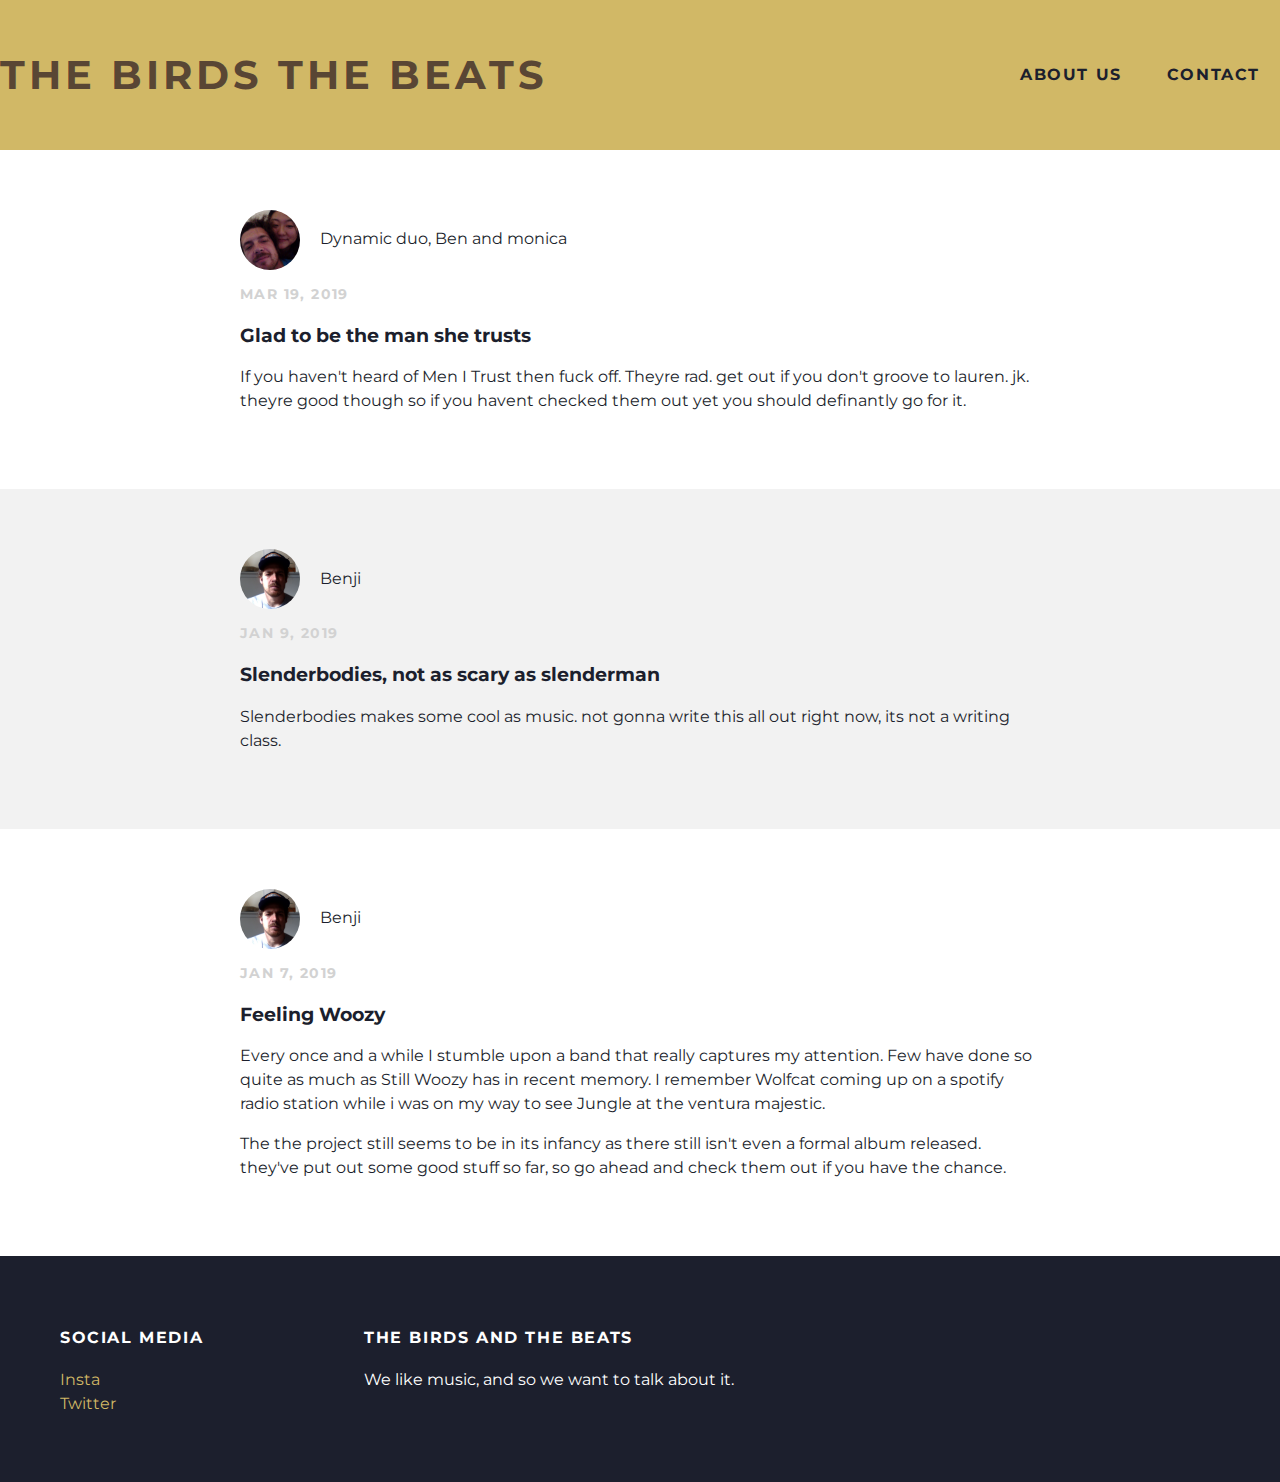
<file: index.html>
<!DOCTYPE html>


<html>

  <head>
    <title>For the love of Music</title>
    <link rel="stylesheet" type="text/css" href="styles.css" >
  </head>

  <body>
    <div id="header">
      <div class=header-container>
        <a id="header-title" href="index.html">The Birds the Beats</a>
        <ul id="header-nav">
          <li><a href="aboutUs.html">About Us</a></li>
          <li><a href="contact.html">Contact</a></li>
        </ul>
      </div>
    </div>


    <div id="content">
      <div class=post-container>
        <div class="post">
          <div class="post-author">
            <img src="monnben.jpg" >
            <span>Dynamic duo, Ben and monica</span>
          </div>
          <p class="post-date">Mar 19, 2019</p>
          <h3 class="post-title">Glad to be the man she trusts</h3>
          <div class="post-content">
            <p>
              If you haven't heard of Men I Trust then fuck off.  Theyre rad.  get out if you don't groove to lauren. jk. theyre good though so if you havent checked them out yet you should definantly go for it.
            </p>
          </div>
        </div>
      </div>

      <div class=post-container>
        <div class="post">
          <div class="post-author">
            <img src="ben.jpg" >
            <span>Benji</span>
          </div>
          <p class="post-date">Jan 9, 2019</p>
          <h3 class="post-title">Slenderbodies, not as scary as slenderman</h3>
          <div class="post-content">
            <p>
              Slenderbodies makes some cool as music.  not gonna write this all out right now, its not a writing class.
            </p>
          </div>
        </div>
      </div>

      <div class=post-container>
        <div class="post">
          <div class="post-author">
            <img src="ben.jpg">
            <span>Benji</span>
            </div>
            <p class="post-date">Jan 7, 2019</p>
            <h3 class="post-title">Feeling Woozy</h3>
            <div class="post-content">
              <p>
                Every once and a while I stumble upon a band that really captures my attention.  Few have done so quite as much as Still Woozy has in recent memory.  I remember Wolfcat coming up on a spotify radio station while i was on my way to see Jungle at the ventura majestic.
              </p>
              <p>
                The the project still seems to be in its infancy as there still isn't even a formal album released.  they've put out some good stuff so far, so go ahead and check them out if you have the chance.
              </p>
            </div>
          </div>
        </div>
      </div>


    <div id="footer">
      <div class=footer-container>
        <div class="columne">
          <h4>Social Media</h4>
          <p>
            <a href="">Insta</a>
            <br>
            <a href="">Twitter</a>
          </p>
        </div>
        <div class="columne">
          <h4>The Birds and the Beats</h4>
          <p>We like music, and so we want to talk about it.
          </p>
        </div>
      </div>
    </div>

  </body>

</html>
</file>
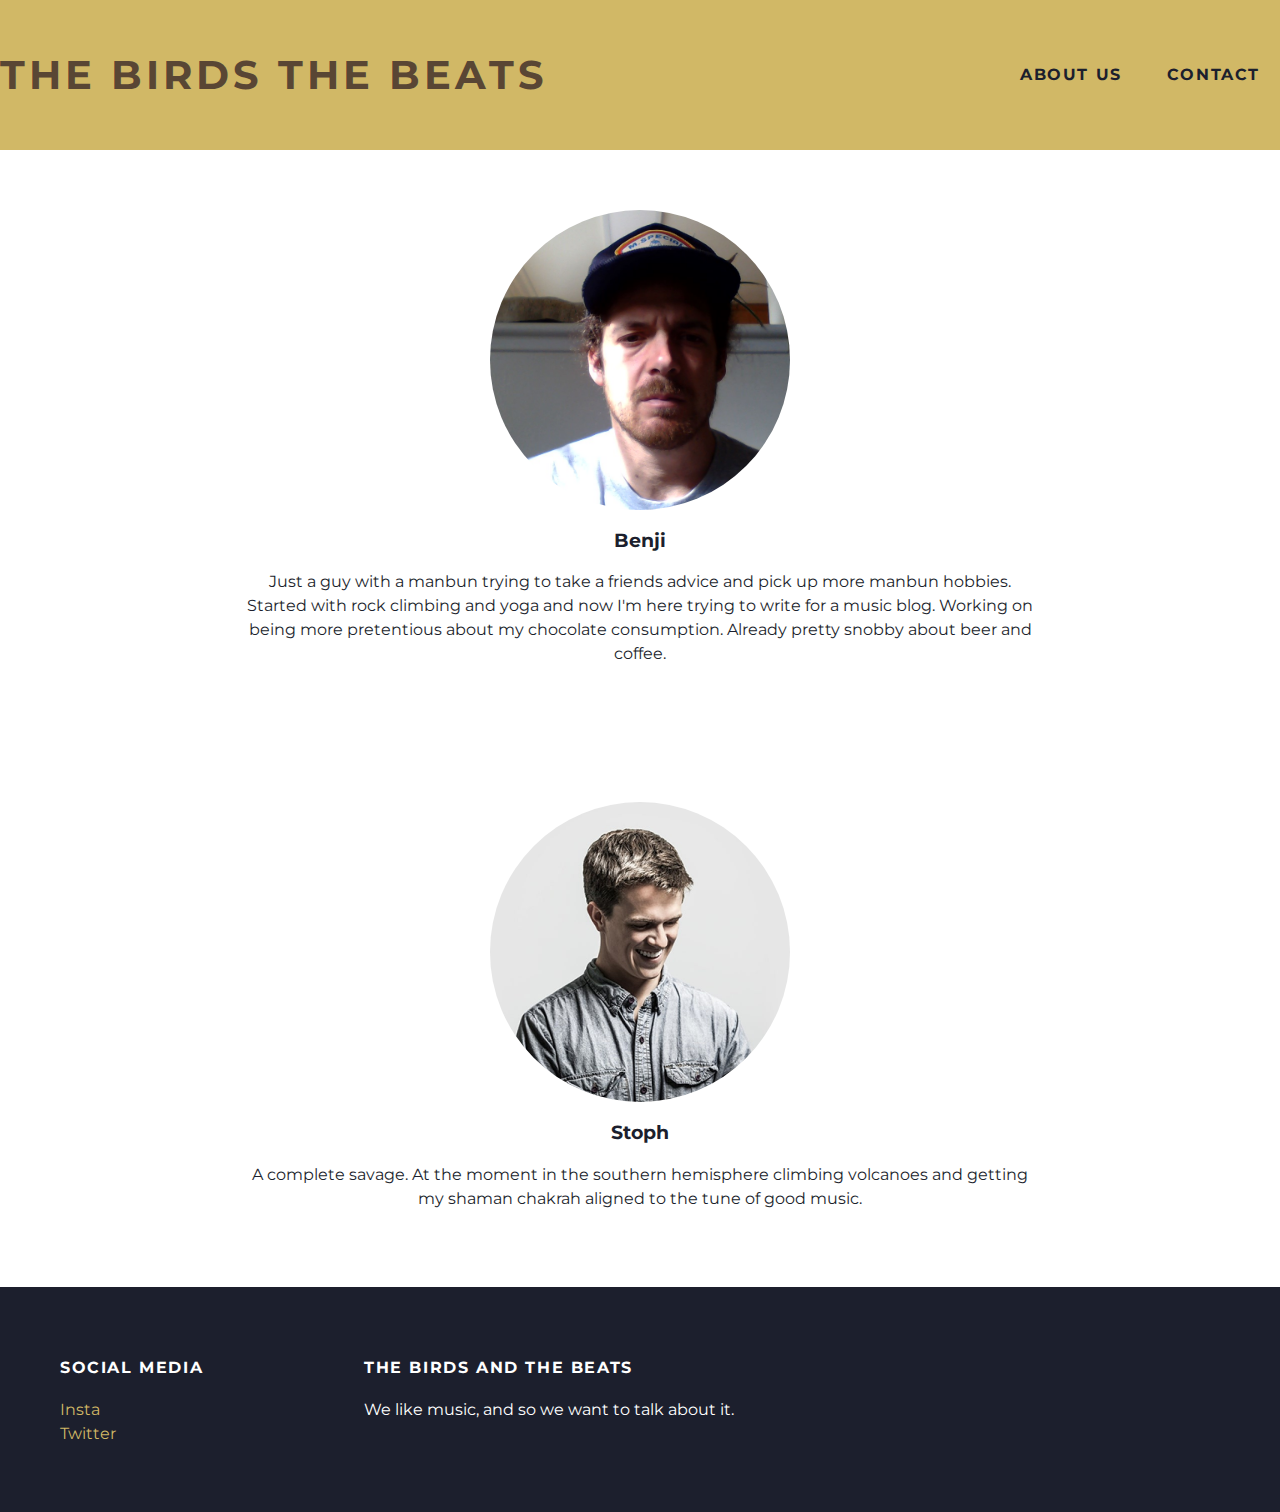
<file: aboutUs.html>
<!DOCTYPE html>


<html>

  <head>
    <title>About Us</title>
    <link rel="stylesheet" type="text/css" href="styles.css" >

  </head>

  <body>
    <div id="header">
      <div class=header-container>
        <a id="header-title" href="index.html">The Birds the Beats</a>
        <ul id="header-nav">
          <li><a href="aboutUs.html">About Us</a></li>
          <li><a href="contact.html">Contact</a></li>
        </ul>
      </div>
    </div>

    <div id="content">
      <div class=about-container>
        <div class="about">
          <div class="about-author">
            <img src="ben.jpg">
          </div>
          <h3 class="about-title">Benji</h3>
          <div class="about-content">
            <p>Just a guy with a manbun trying to take a friends advice and pick up more manbun hobbies.  Started with rock climbing and yoga and now I'm here trying to write for a music blog.  Working on being more pretentious about my chocolate consumption. Already pretty snobby about beer and coffee.</p>
          </div>
        </div>
      </div>
      <div class=about-container>
        <div class="about">
          <div class="about-author">
            <img src="stoph.jpg">
          </div>
          <h3 class="about-title">Stoph</h3>
          <div class="about-content">
            <p>A complete savage. At the moment in the southern hemisphere climbing volcanoes and getting my shaman chakrah aligned to the tune of good music. </p>
          </div>
        </div>
      </div>
    </div>


    <div id="footer">
      <div class=footer-container>
        <div class="columne">
          <h4>Social Media</h4>
          <p>
            <a href="">Insta</a>
            <br>
            <a href="">Twitter</a>
          </p>
        </div>
        <div class="columne">
          <h4>The Birds and the Beats</h4>
          <p>We like music, and so we want to talk about it.
          </p>
        </div>
      </div>
    </div>

  </body>

</html>
</file>
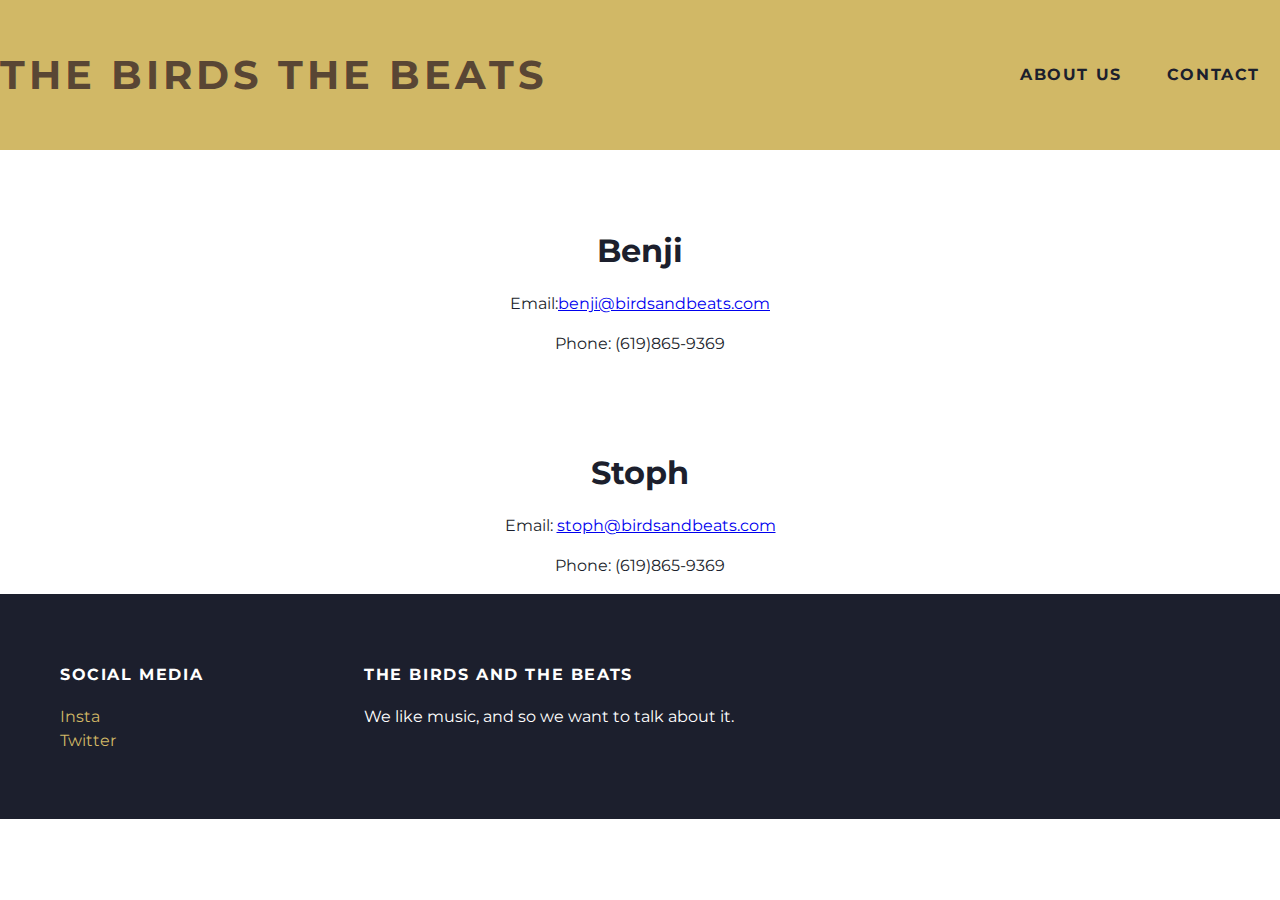
<file: contact.html>
<!DOCTYPE html>


<html>

  <head>
    <title>Contact Us</title>
    <link rel="stylesheet" type="text/css" href="styles.css" >

  </head>

  <body>
    <div id="header">
      <div class=header-container>
        <a id="header-title" href="index.html">The Birds the Beats</a>
        <ul id="header-nav">
          <li><a href="aboutUs.html">About Us</a></li>
          <li><a href="contact.html">Contact</a></li>
        </ul>
      </div>
    </div>

    <div id="content">
      <div class=contact-container>
        <div class="contact-info">
          <h1>
            Benji
          </h1>
        <p>
          Email:<a href="mailto:benji@birdsandbeats.com">benji@birdsandbeats.com</a>
        </p>
        <p>
          Phone: (619)865-9369
        </p>
      </div>
      </div>
      <div class=contact-container>
        <div class="contact-info">
          <h1>
            Stoph
          </h1>
        <p>
          Email: <a href="mailto:stoph@birdsandbeats.com">stoph@birdsandbeats.com</a>
        </p>
        <p>
          Phone: (619)865-9369
        </p>
      </div>
      </div>
    </div>

    <div id="footer">
      <div class=footer-container>
        <div class="columne">
          <h4>Social Media</h4>
          <p>
            <a href="">Insta</a>
            <br>
            <a href="">Twitter</a>
          </p>
        </div>
        <div class="columne">
          <h4>The Birds and the Beats</h4>
          <p>We like music, and so we want to talk about it.
          </p>
        </div>
      </div>
    </div>

  </body>

</html>
</file>
<file: styles.css>
@import url(http://fonts.googleapis.com/css?family=Montserrat:400,700);

body{
  color: #1c1f2d;
  margin: 0;

  font-family: 'Montserrat', sans-serif;
}

p{
  line-height: 1.5;
}

.container {
  max-width: 1000px;
  margin: 0 auto;
}


#header {
  background-color: #D1B866;
  height: 150px;
  line-height: 150px;
}

#header a{
  text-decoration: none;
  color: #1c1f2d;
  text-transform: uppercase;
  letter-spacing: .1em;

}
#header a:hover {
  color: #594634;

}

#header-title{
  display: block;
  float: left;
  font-size: 40px;
  font-weight: bold;
}

#header-nav{
  display: block;
  float: right;
  margin-top: 0;
  font-weight: bold;
}

#header-nav li{
  display: inline;
  padding-left: 20px;
  padding-right: 20px;
}

.post, .about {
  max-width: 800px;
  margin: 0 auto;
  padding: 60px 0;
}

.post-author img {
  height: 60px;
  width: 60px ;
  vertical-align: middle;
  object-fit: cover;
  border-radius: 50%;

}

.post-author span {
  margin-left: 16px;

}

.post-date {
  color: #d2d2d2;

  font-size: 14px;
  font-weight: bold;

  text-transform: uppercase;
  letter-spacing: .1em;

}

.about-author img {
  height: 300px;
  width: 300px;
  vertical-align: middle;
  object-fit: cover;
  border-radius: 50%;
}

.about {
  text-align: center;
}

.contact-info{
  text-align: center;
  padding-top: 60px;
}

#footer{
  background-color: #1c1f2d;
  padding: 50px 0;
}
.columne {
  min-width: 300px;
  display: inline-block;
  vertical-align: top;
}

.post-container:nth-child(even) {
  background-color: #f2f2f2;
}

#footer h4{
  color: white;
  text-transform: uppercase;
  letter-spacing: .1em;
}

#footer p{
  color: white;
}

#footer a{
  color: #d1b866;
  text-decoration: none;
}

#footer a:hover{
  color: #594634;
}

.footer-container:first-child {
margin: 0 auto;
padding-left: 60px;
}
</file>
